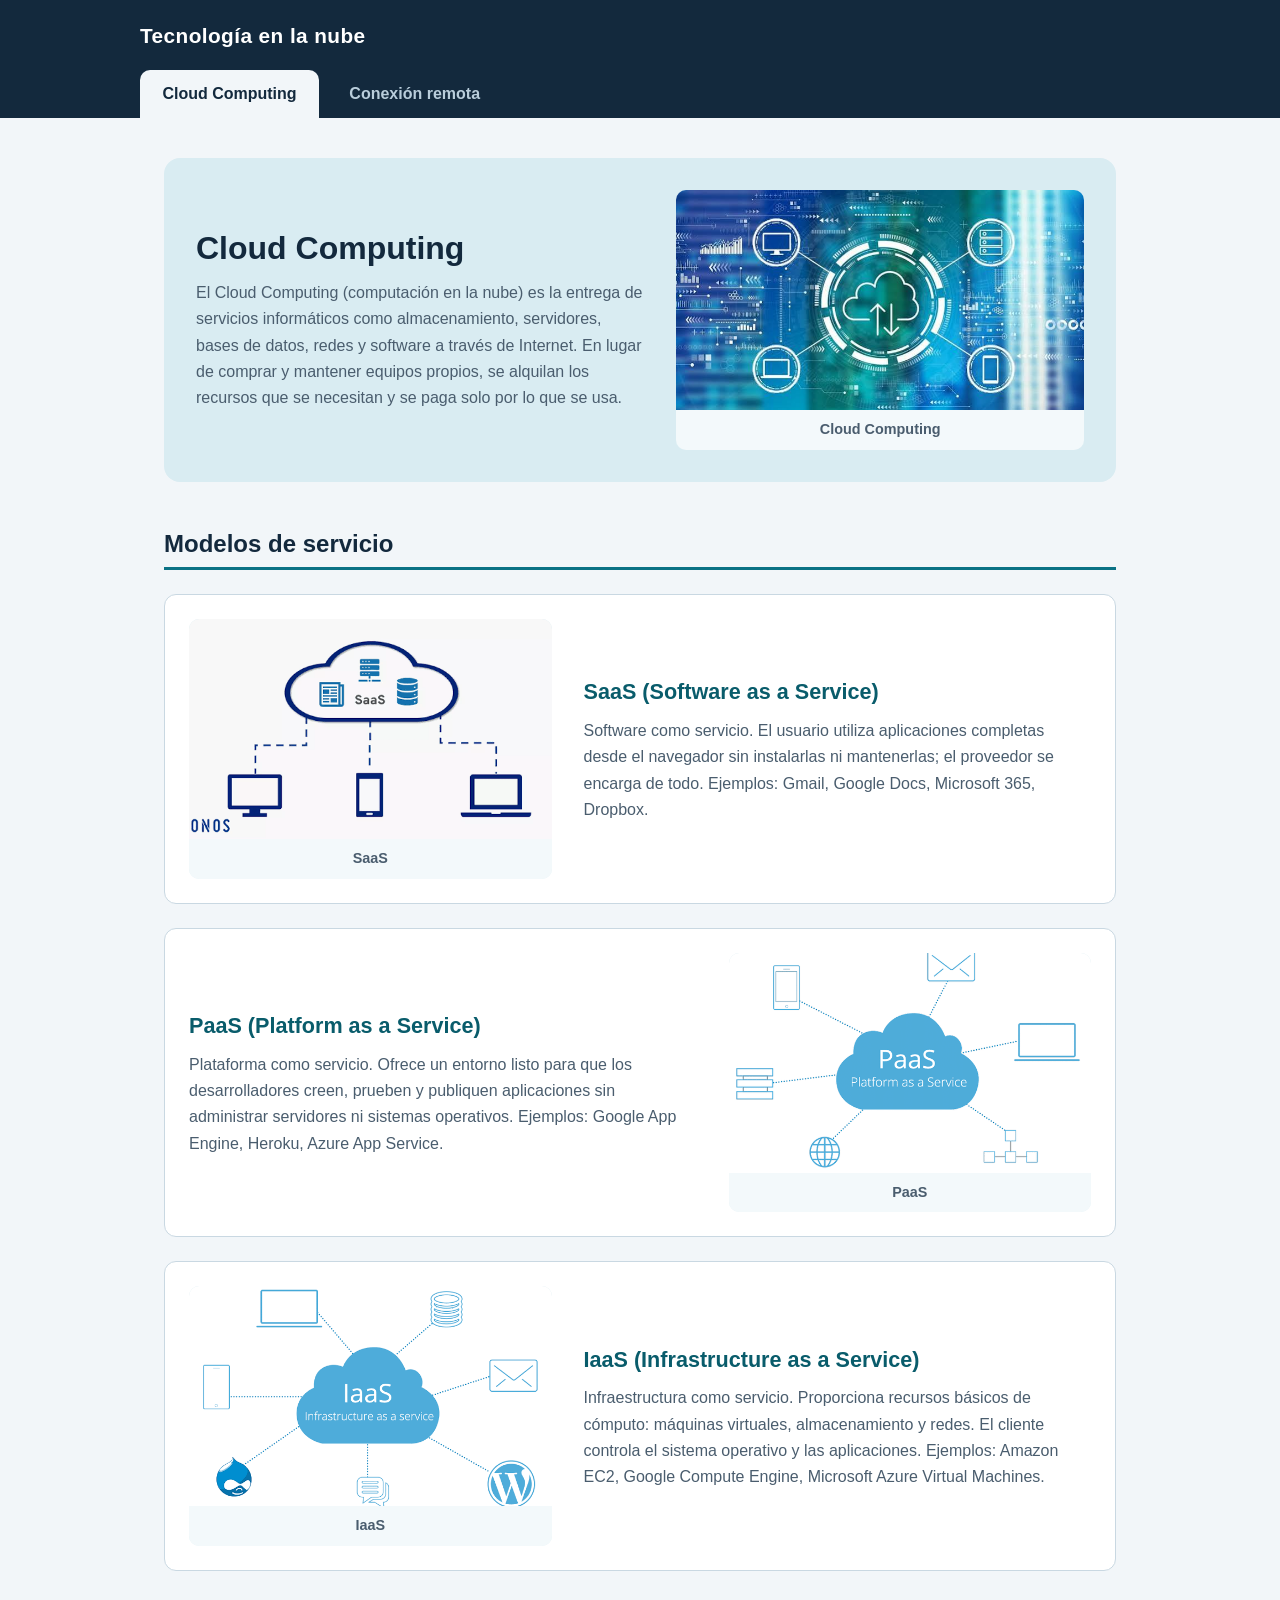
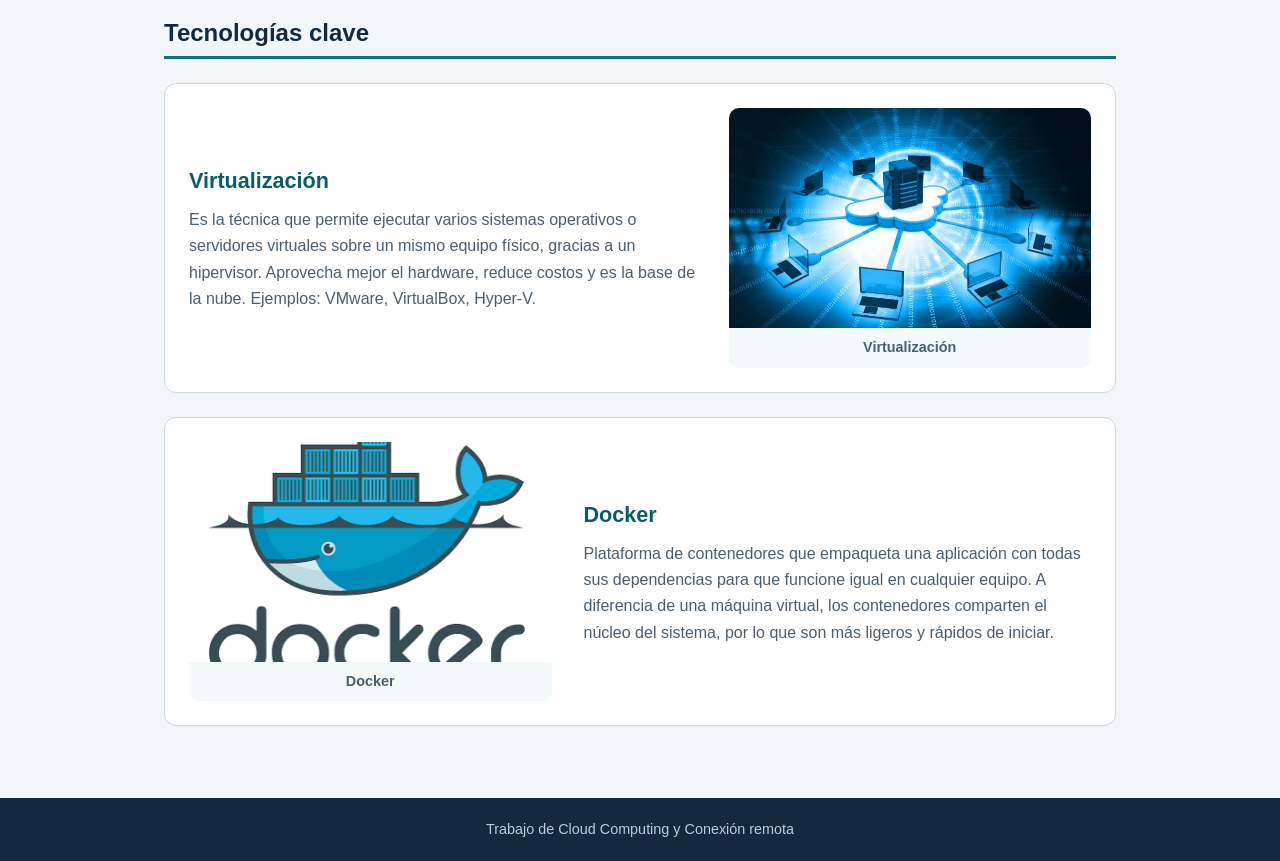
<file: index.html>
<!DOCTYPE html>
<html lang="es">
<head>
  <meta charset="UTF-8">
  <meta name="viewport" content="width=device-width, initial-scale=1">
  <title>Cloud Computing</title>
  <link rel="stylesheet" href="style.css">
</head>
<body>

  <header class="cabecera">
    <h1 class="logo">Tecnología en la nube</h1>
    <nav class="menu" aria-label="Menú principal">
      <a href="index.html" class="activo">Cloud Computing</a>
      <a href="conexion.html">Conexión remota</a>
    </nav>
  </header>

  <main class="contenedor">

    <section class="portada">
      <div class="texto">
        <h2>Cloud Computing</h2>
        <p>
          El Cloud Computing (computación en la nube) es la entrega de servicios
          informáticos como almacenamiento, servidores, bases de datos, redes y
          software a través de Internet. En lugar de comprar y mantener equipos
          propios, se alquilan los recursos que se necesitan y se paga solo por
          lo que se usa.
        </p>
      </div>
      <figure>
        <img src="img/cloud-computing.jpg" alt="Diagrama de Cloud Computing">
        <figcaption>Cloud Computing</figcaption>
      </figure>
    </section>

    <h2 class="subtitulo">Modelos de servicio</h2>

    <article class="tema">
      <figure>
        <img src="img/saas.jpg" alt="Ejemplo de SaaS">
        <figcaption>SaaS</figcaption>
      </figure>
      <div class="texto">
        <h3>SaaS (Software as a Service)</h3>
        <p>
          Software como servicio. El usuario utiliza aplicaciones completas desde
          el navegador sin instalarlas ni mantenerlas; el proveedor se encarga de
          todo. Ejemplos: Gmail, Google Docs, Microsoft 365, Dropbox.
        </p>
      </div>
    </article>

    <article class="tema invertido">
      <figure>
        <img src="img/paas.jpg" alt="Ejemplo de PaaS">
        <figcaption>PaaS</figcaption>
      </figure>
      <div class="texto">
        <h3>PaaS (Platform as a Service)</h3>
        <p>
          Plataforma como servicio. Ofrece un entorno listo para que los
          desarrolladores creen, prueben y publiquen aplicaciones sin administrar
          servidores ni sistemas operativos. Ejemplos: Google App Engine, Heroku,
          Azure App Service.
        </p>
      </div>
    </article>

    <article class="tema">
      <figure>
        <img src="img/iaas.jpg" alt="Ejemplo de IaaS">
        <figcaption>IaaS</figcaption>
      </figure>
      <div class="texto">
        <h3>IaaS (Infrastructure as a Service)</h3>
        <p>
          Infraestructura como servicio. Proporciona recursos básicos de
          cómputo: máquinas virtuales, almacenamiento y redes. El cliente
          controla el sistema operativo y las aplicaciones. Ejemplos: Amazon EC2,
          Google Compute Engine, Microsoft Azure Virtual Machines.
        </p>
      </div>
    </article>

    <h2 class="subtitulo">Tecnologías clave</h2>

    <article class="tema invertido">
      <figure>
        <img src="img/virtualizacion.jpg" alt="Esquema de virtualización">
        <figcaption>Virtualización</figcaption>
      </figure>
      <div class="texto">
        <h3>Virtualización</h3>
        <p>
          Es la técnica que permite ejecutar varios sistemas operativos o
          servidores virtuales sobre un mismo equipo físico, gracias a un
          hipervisor. Aprovecha mejor el hardware, reduce costos y es la base de
          la nube. Ejemplos: VMware, VirtualBox, Hyper-V.
        </p>
      </div>
    </article>

    <article class="tema">
      <figure>
        <img src="img/docker.jpg" alt="Logo de Docker">
        <figcaption>Docker</figcaption>
      </figure>
      <div class="texto">
        <h3>Docker</h3>
        <p>
          Plataforma de contenedores que empaqueta una aplicación con todas sus
          dependencias para que funcione igual en cualquier equipo. A diferencia
          de una máquina virtual, los contenedores comparten el núcleo del
          sistema, por lo que son más ligeros y rápidos de iniciar.
        </p>
      </div>
    </article>

  </main>

  <footer class="pie">
    <p>Trabajo de Cloud Computing y Conexión remota</p>
  </footer>

</body>
</html>
</file>
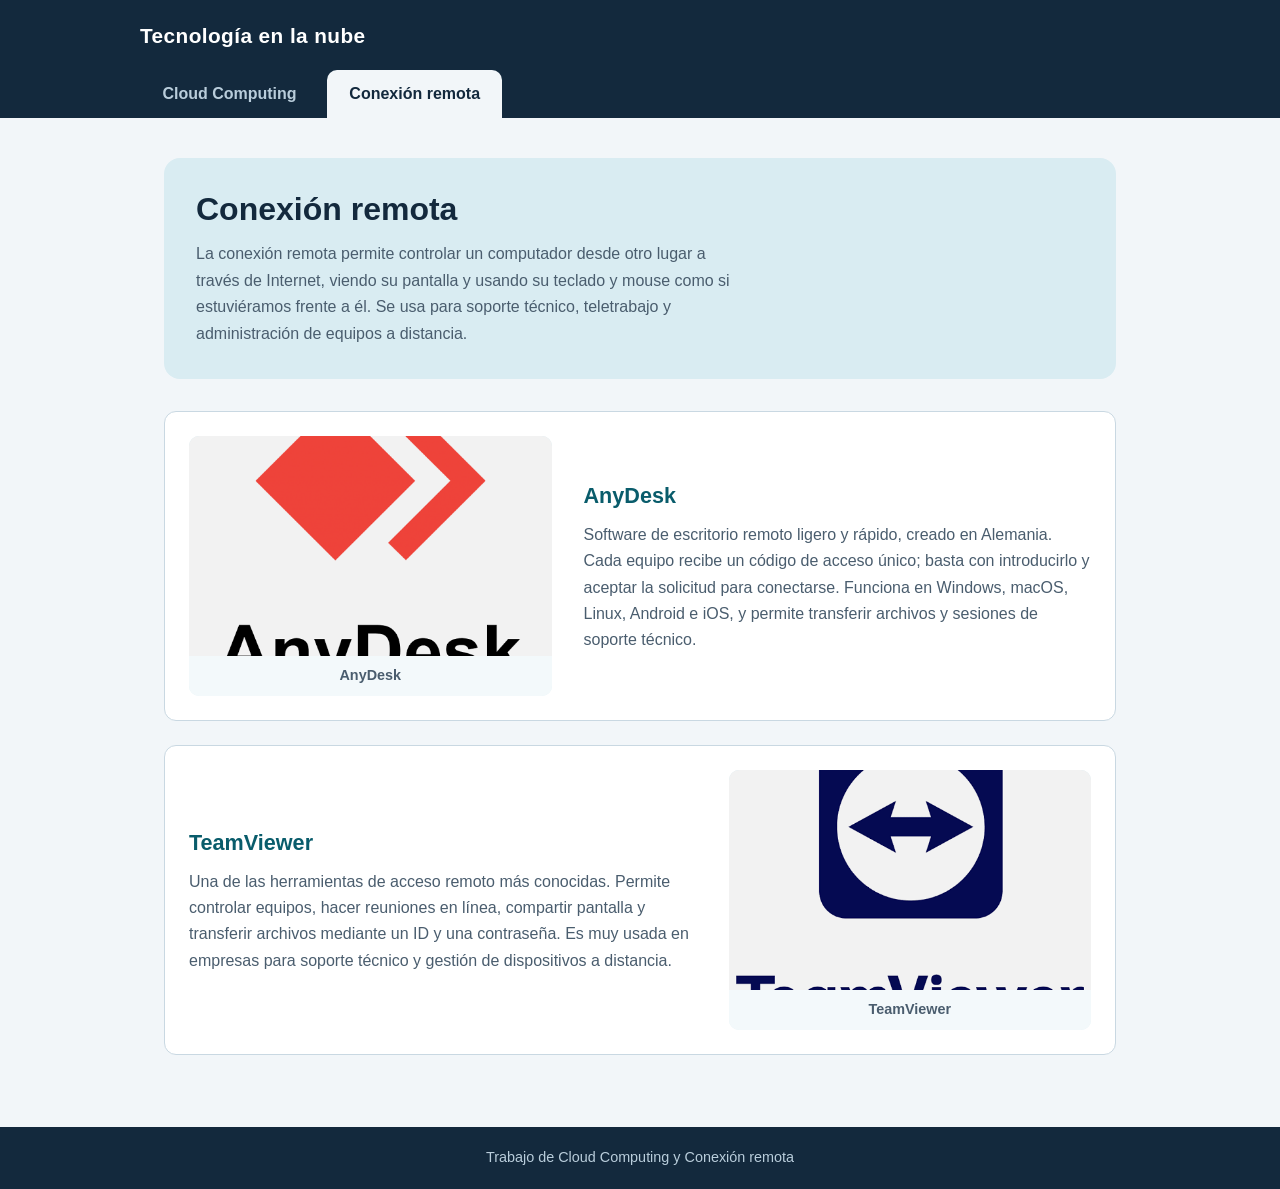
<file: conexion.html>
<!DOCTYPE html>
<html lang="es">
<head>
  <meta charset="UTF-8">
  <meta name="viewport" content="width=device-width, initial-scale=1">
  <title>Conexión remota</title>
  <link rel="stylesheet" href="style.css">
</head>
<body>

  <header class="cabecera">
    <h1 class="logo">Tecnología en la nube</h1>
    <nav class="menu" aria-label="Menú principal">
      <a href="index.html">Cloud Computing</a>
      <a href="conexion.html" class="activo">Conexión remota</a>
    </nav>
  </header>

  <main class="contenedor">

    <section class="portada">
      <div class="texto">
        <h2>Conexión remota</h2>
        <p>
          La conexión remota permite controlar un computador desde otro lugar a
          través de Internet, viendo su pantalla y usando su teclado y mouse como
          si estuviéramos frente a él. Se usa para soporte técnico, teletrabajo y
          administración de equipos a distancia.
        </p>
      </div>
    </section>

    <article class="tema">
      <figure>
        <img src="img/anydesk.jpg" alt="Logo de AnyDesk">
        <figcaption>AnyDesk</figcaption>
      </figure>
      <div class="texto">
        <h3>AnyDesk</h3>
        <p>
          Software de escritorio remoto ligero y rápido, creado en Alemania.
          Cada equipo recibe un código de acceso único; basta con introducirlo y
          aceptar la solicitud para conectarse. Funciona en Windows, macOS,
          Linux, Android e iOS, y permite transferir archivos y sesiones de
          soporte técnico.
        </p>
      </div>
    </article>

    <article class="tema invertido">
      <figure>
        <img src="img/teamviewer.jpg" alt="Logo de TeamViewer">
        <figcaption>TeamViewer</figcaption>
      </figure>
      <div class="texto">
        <h3>TeamViewer</h3>
        <p>
          Una de las herramientas de acceso remoto más conocidas. Permite
          controlar equipos, hacer reuniones en línea, compartir pantalla y
          transferir archivos mediante un ID y una contraseña. Es muy usada en
          empresas para soporte técnico y gestión de dispositivos a distancia.
        </p>
      </div>
    </article>

  </main>

  <footer class="pie">
    <p>Trabajo de Cloud Computing y Conexión remota</p>
  </footer>

</body>
</html>
</file>
<file: style.css>
/* ---------- Variables ---------- */
:root {
  --fondo: #f2f6f9;
  --papel: #ffffff;
  --tinta: #13293d;
  --tinta-suave: #4a5d6e;
  --acento: #0b7285;
  --acento-oscuro: #095c6b;
  --cielo: #d9ecf2;
  --borde: #c9d8e2;
}

/* ---------- Base ---------- */
* { box-sizing: border-box; margin: 0; padding: 0; }

body {
  font-family: "Segoe UI", Tahoma, Verdana, sans-serif;
  background: var(--fondo);
  color: var(--tinta);
  line-height: 1.65;
}

img { max-width: 100%; display: block; }

/* ---------- Cabecera y menú ---------- */
.cabecera {
  background: var(--tinta);
  padding: 1.2rem 1.5rem 0;
}

.logo {
  max-width: 1000px;
  margin: 0 auto 1rem;
  color: #fff;
  font-size: 1.3rem;
  font-weight: 600;
  letter-spacing: 0.02em;
}

.menu {
  max-width: 1000px;
  margin: 0 auto;
  display: flex;
  gap: 0.5rem;
}

/* Pestañas */
.menu a {
  padding: 0.7rem 1.4rem;
  color: #b9cddb;
  text-decoration: none;
  font-weight: 600;
  border-radius: 10px 10px 0 0;
  transition: background 0.2s, color 0.2s;
}

.menu a:hover { background: rgba(255, 255, 255, 0.1); color: #fff; }

.menu a.activo {
  background: var(--fondo);
  color: var(--tinta);
}

.menu a:focus-visible,
.pie a:focus-visible {
  outline: 3px solid #7fd1e0;
  outline-offset: 2px;
}

/* ---------- Contenido ---------- */
.contenedor {
  max-width: 1000px;
  margin: 0 auto;
  padding: 2.5rem 1.5rem 3rem;
}

h2 { font-size: 2rem; line-height: 1.2; margin-bottom: 0.8rem; }
h3 { font-size: 1.35rem; margin-bottom: 0.5rem; color: var(--acento-oscuro); }

.subtitulo {
  margin: 3rem 0 1.5rem;
  padding-bottom: 0.5rem;
  border-bottom: 3px solid var(--acento);
  font-size: 1.5rem;
}

.texto p {
  color: var(--tinta-suave);
  max-width: 62ch;
}

/* Portada de cada página */
.portada {
  display: grid;
  grid-template-columns: 1.1fr 1fr;
  gap: 2rem;
  align-items: center;
  background: var(--cielo);
  border-radius: 16px;
  padding: 2rem;
}

.portada:not(:has(figure)) { grid-template-columns: 1fr; }

/* Bloques de cada tema */
.tema {
  display: grid;
  grid-template-columns: 1fr 1.4fr;
  gap: 2rem;
  align-items: center;
  background: var(--papel);
  border: 1px solid var(--borde);
  border-radius: 12px;
  padding: 1.5rem;
  margin-bottom: 1.5rem;
}

.portada + .tema { margin-top: 2rem; }

/* Alterna imagen a la derecha */
.tema.invertido { grid-template-columns: 1.4fr 1fr; }
.tema.invertido figure { order: 2; }

/* ---------- Imágenes ---------- */
figure {
  background: var(--cielo);
  border-radius: 10px;
  overflow: hidden;
  min-height: 160px;          /* mantiene el espacio si aún no pegas la imagen */
}

figure img {
  width: 100%;
  height: 220px;
  object-fit: cover;
}

figcaption {
  padding: 0.5rem 0.8rem;
  font-size: 0.9rem;
  font-weight: 600;
  color: var(--tinta-suave);
  text-align: center;
  background: rgba(255, 255, 255, 0.7);
}

/* ---------- Pie ---------- */
.pie {
  background: var(--tinta);
  color: #b9cddb;
  text-align: center;
  padding: 1.2rem;
  font-size: 0.9rem;
}

/* ---------- Adaptable a celular ---------- */
@media (max-width: 760px) {
  .portada,
  .tema,
  .tema.invertido {
    grid-template-columns: 1fr;
  }

  .tema.invertido figure { order: 0; }

  .menu a { flex: 1; text-align: center; padding: 0.7rem 0.5rem; }

  h2 { font-size: 1.6rem; }
}
</file>
